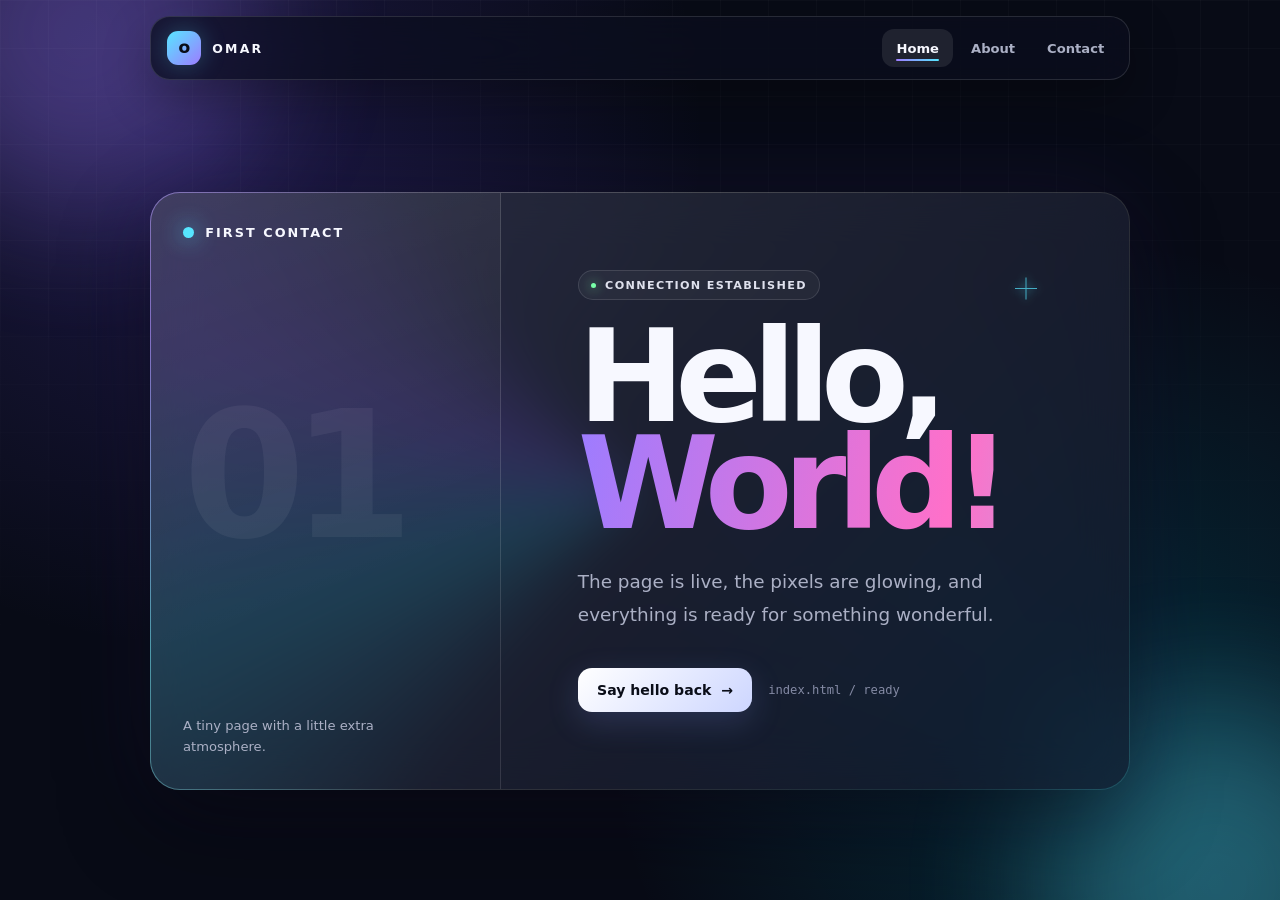
<file: index.html>
<!doctype html>
<html lang="en">
<head>
  <meta charset="utf-8">
  <meta name="viewport" content="width=device-width, initial-scale=1">
  <meta name="theme-color" content="#080b16">
  <title>My name is OMAR</title>
  <style>
    :root {
      color-scheme: dark;
      --ink: #f7f8ff;
      --muted: #abb0c5;
      --violet: #9d7cff;
      --cyan: #57e6ff;
      --pink: #ff70c9;
      --glass: rgba(16, 20, 39, 0.62);
      --line: rgba(255, 255, 255, 0.12);
    }

    * {
      box-sizing: border-box;
    }

    html {
      min-width: 320px;
      min-height: 100%;
    }

    body {
      min-height: 100vh;
      margin: 0;
      overflow: hidden;
      display: grid;
      place-items: center;
      color: var(--ink);
      font-family: Inter, ui-sans-serif, system-ui, -apple-system, BlinkMacSystemFont,
        "Segoe UI", sans-serif;
      background:
        radial-gradient(circle at 15% 15%, rgba(99, 72, 220, 0.24), transparent 32rem),
        radial-gradient(circle at 85% 80%, rgba(0, 190, 220, 0.18), transparent 30rem),
        #080b16;
    }

    body::before {
      content: "";
      position: fixed;
      inset: 0;
      pointer-events: none;
      background-image:
        linear-gradient(rgba(255, 255, 255, 0.025) 1px, transparent 1px),
        linear-gradient(90deg, rgba(255, 255, 255, 0.025) 1px, transparent 1px);
      background-size: 48px 48px;
      mask-image: linear-gradient(to bottom, black, transparent 88%);
    }

    .orb {
      position: fixed;
      width: 22rem;
      aspect-ratio: 1;
      border-radius: 50%;
      filter: blur(70px);
      opacity: 0.32;
      pointer-events: none;
      animation: drift 12s ease-in-out infinite alternate;
    }

    .orb--one {
      top: -9rem;
      left: -6rem;
      background: var(--violet);
    }

    .orb--two {
      right: -7rem;
      bottom: -10rem;
      background: var(--cyan);
      animation-delay: -4s;
    }

    .shell {
      position: relative;
      width: min(92vw, 980px);
      padding: 1px;
      overflow: hidden;
      border-radius: 30px;
      background: linear-gradient(135deg, rgba(255, 255, 255, 0.34), rgba(255, 255, 255, 0.04));
      box-shadow:
        0 32px 90px rgba(0, 0, 0, 0.48),
        0 0 100px rgba(117, 91, 255, 0.1);
      animation: arrive 900ms cubic-bezier(.2, .8, .2, 1) both;
    }

    .shell::before {
      content: "";
      position: absolute;
      inset: -60%;
      background: conic-gradient(
        from 90deg,
        transparent 0 35%,
        rgba(87, 230, 255, 0.52),
        rgba(157, 124, 255, 0.58),
        transparent 65% 100%
      );
      animation: spin 10s linear infinite;
    }

    .card {
      position: relative;
      display: grid;
      grid-template-columns: 0.9fr 1.35fr;
      min-height: 540px;
      overflow: hidden;
      border-radius: 29px;
      background: var(--glass);
      backdrop-filter: blur(24px) saturate(125%);
    }

    .sidebar {
      display: flex;
      flex-direction: column;
      justify-content: space-between;
      padding: 2rem;
      border-right: 1px solid var(--line);
      background: linear-gradient(160deg, rgba(255, 255, 255, 0.065), transparent 65%);
    }

    .brand {
      display: flex;
      align-items: center;
      gap: 0.7rem;
      font-size: 0.8rem;
      font-weight: 700;
      letter-spacing: 0.16em;
      text-transform: uppercase;
    }

    .brand__mark {
      width: 11px;
      aspect-ratio: 1;
      border-radius: 50%;
      background: var(--cyan);
      box-shadow: 0 0 22px var(--cyan);
      animation: pulse 2s ease-in-out infinite;
    }

    .sidebar__number {
      margin: auto 0;
      color: rgba(255, 255, 255, 0.055);
      font-size: clamp(7rem, 16vw, 11rem);
      font-weight: 900;
      line-height: 0.8;
      letter-spacing: -0.08em;
      user-select: none;
    }

    .sidebar__note {
      max-width: 13rem;
      margin: 0;
      color: var(--muted);
      font-size: 0.82rem;
      line-height: 1.6;
    }

    .hero {
      position: relative;
      display: flex;
      flex-direction: column;
      justify-content: center;
      padding: clamp(2rem, 6vw, 5rem);
    }

    .eyebrow {
      display: inline-flex;
      align-items: center;
      align-self: flex-start;
      gap: 0.55rem;
      margin-bottom: 1.4rem;
      padding: 0.48rem 0.78rem;
      border: 1px solid var(--line);
      border-radius: 999px;
      color: #dfe1ed;
      background: rgba(255, 255, 255, 0.045);
      font-size: 0.7rem;
      font-weight: 700;
      letter-spacing: 0.12em;
      text-transform: uppercase;
    }

    .eyebrow::before {
      content: "";
      width: 5px;
      aspect-ratio: 1;
      border-radius: 50%;
      background: #78ffa8;
      box-shadow: 0 0 12px #78ffa8;
    }

    h1 {
      margin: 0;
      font-size: clamp(4.2rem, 11vw, 8rem);
      font-weight: 850;
      line-height: 0.84;
      letter-spacing: -0.075em;
    }

    h1 span {
      display: block;
      padding-right: 0.09em;
      color: transparent;
      background: linear-gradient(100deg, var(--violet), var(--pink) 48%, var(--cyan));
      background-clip: text;
      -webkit-background-clip: text;
      background-size: 180% auto;
      animation: shimmer 5s linear infinite;
    }

    .lede {
      max-width: 35rem;
      margin: 1.8rem 0 0;
      color: var(--muted);
      font-size: clamp(1rem, 2vw, 1.15rem);
      line-height: 1.75;
    }

    .actions {
      display: flex;
      flex-wrap: wrap;
      align-items: center;
      gap: 1rem;
      margin-top: 2.3rem;
    }

    button {
      border: 0;
      border-radius: 14px;
      padding: 0.9rem 1.2rem;
      color: #0a0d18;
      background: linear-gradient(135deg, #ffffff, #cdd6ff);
      box-shadow: 0 10px 32px rgba(132, 156, 255, 0.18);
      font: inherit;
      font-size: 0.88rem;
      font-weight: 800;
      cursor: pointer;
      transition: transform 180ms ease, box-shadow 180ms ease;
    }

    button:hover {
      transform: translateY(-3px);
      box-shadow: 0 15px 38px rgba(132, 156, 255, 0.3);
    }

    button:active {
      transform: translateY(0);
    }

    button:focus-visible {
      outline: 3px solid var(--cyan);
      outline-offset: 4px;
    }

    .signature {
      color: #858ba5;
      font-family: ui-monospace, SFMono-Regular, Menlo, Consolas, monospace;
      font-size: 0.76rem;
    }

    .sparkle {
      position: absolute;
      right: 9%;
      top: 14%;
      width: 22px;
      height: 22px;
      opacity: 0.72;
      animation: twinkle 2.8s ease-in-out infinite;
    }

    .sparkle::before,
    .sparkle::after {
      content: "";
      position: absolute;
      inset: 50% 0 auto;
      height: 1px;
      background: var(--cyan);
      box-shadow: 0 0 10px var(--cyan);
    }

    .sparkle::after {
      transform: rotate(90deg);
    }

    @keyframes arrive {
      from { opacity: 0; transform: translateY(24px) scale(0.98); }
      to { opacity: 1; transform: translateY(0) scale(1); }
    }

    @keyframes drift {
      to { transform: translate3d(3rem, 2rem, 0) scale(1.16); }
    }

    @keyframes pulse {
      50% { opacity: 0.55; transform: scale(0.78); }
    }

    @keyframes spin {
      to { transform: rotate(360deg); }
    }

    @keyframes shimmer {
      to { background-position: 180% center; }
    }

    @keyframes twinkle {
      50% { opacity: 0.25; transform: rotate(45deg) scale(0.62); }
    }

    @media (max-width: 700px) {
      body { overflow: auto; padding: 1rem; }
      .card { grid-template-columns: 1fr; min-height: min(760px, calc(100vh - 2rem)); }
      .sidebar { min-height: 150px; border-right: 0; border-bottom: 1px solid var(--line); }
      .sidebar__number { display: none; }
      .sidebar__note { margin-top: 2.5rem; }
      .hero { padding: 2.4rem 2rem 3rem; }
      h1 { font-size: clamp(4rem, 24vw, 6rem); }
    }

    @media (prefers-reduced-motion: reduce) {
      *, *::before, *::after {
        scroll-behavior: auto !important;
        animation-duration: 0.01ms !important;
        animation-iteration-count: 1 !important;
        transition-duration: 0.01ms !important;
      }
    }
  </style>
  <link rel="stylesheet" href="site.css">
</head>
<body>
  <nav class="site-nav" aria-label="Primary navigation">
    <a class="site-logo" href="index.html" aria-label="Omar home">
      <span class="site-logo__mark" aria-hidden="true">O</span>
      <span>OMAR</span>
    </a>
    <div class="site-nav__links">
      <a href="index.html" aria-current="page">Home</a>
      <a href="about.html">About</a>
      <a href="contact.html">Contact</a>
    </div>
  </nav>

  <div class="orb orb--one" aria-hidden="true"></div>
  <div class="orb orb--two" aria-hidden="true"></div>

  <main class="shell">
    <section class="card" aria-labelledby="greeting">
      <aside class="sidebar">
        <div class="brand"><span class="brand__mark"></span>First contact</div>
        <div class="sidebar__number" aria-hidden="true">01</div>
        <p class="sidebar__note">A tiny page with a little extra atmosphere.</p>
      </aside>

      <div class="hero">
        <span class="sparkle" aria-hidden="true"></span>
        <div class="eyebrow">Connection established</div>
        <h1 id="greeting">Hello,<span>World!</span></h1>
        <p class="lede" id="message">
          The page is live, the pixels are glowing, and everything is ready for something wonderful.
        </p>
        <div class="actions">
          <button type="button" id="helloButton">Say hello back&nbsp; →</button>
          <span class="signature">index.html / ready</span>
        </div>
      </div>
    </section>
  </main>

  <script>
    const button = document.querySelector("#helloButton");
    const message = document.querySelector("#message");

    button.addEventListener("click", () => {
      message.textContent = "Hello received. It’s lovely to meet you, too ✦";
      button.textContent = "Hello sent ✓";
      button.disabled = true;
    });
  </script>
</body>
</html>
</file>
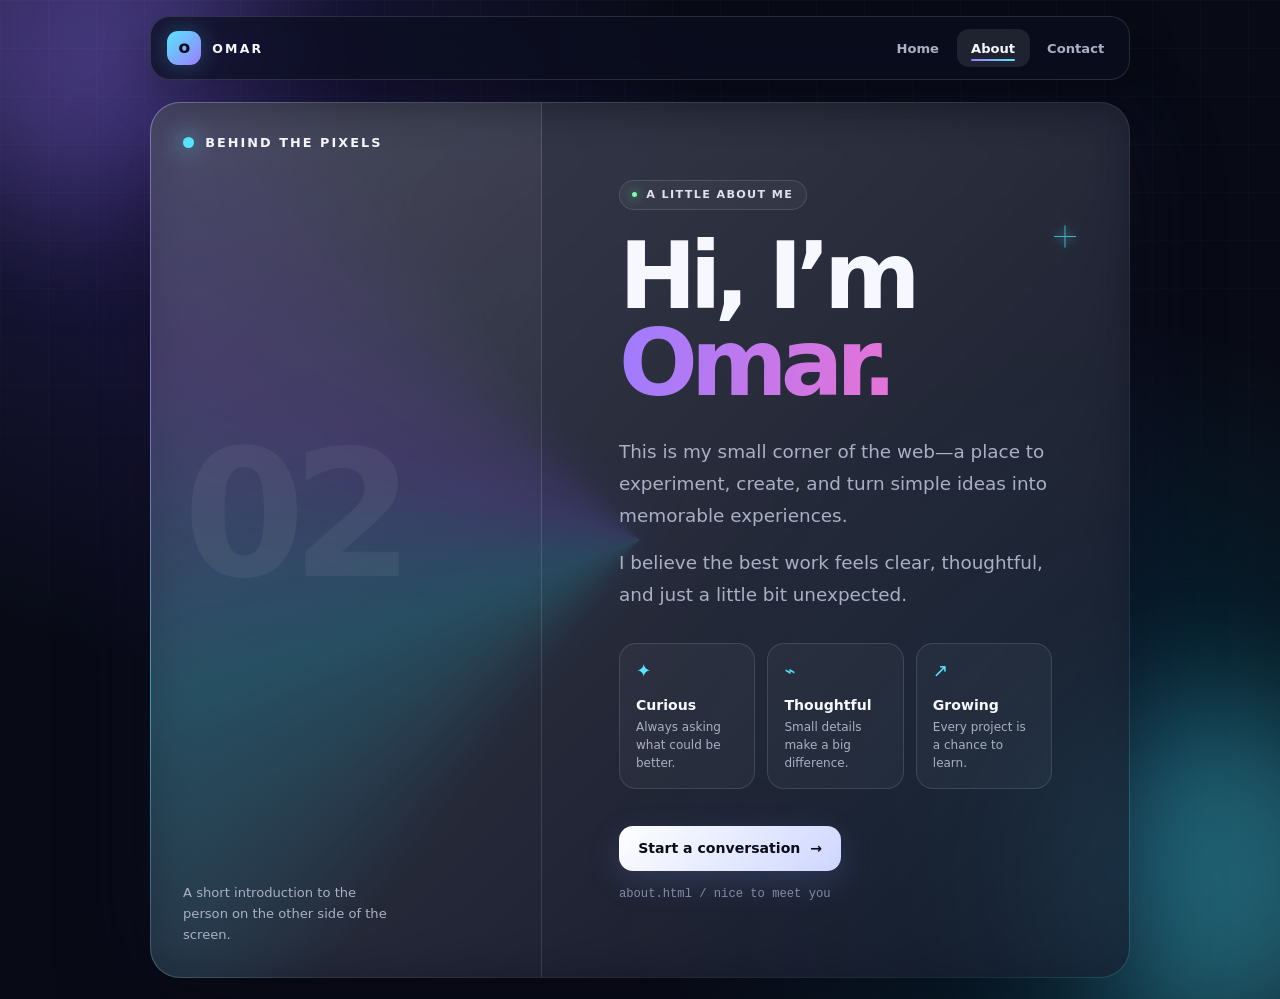
<file: about.html>
<!doctype html>
<html lang="en">
<head>
  <meta charset="utf-8">
  <meta name="viewport" content="width=device-width, initial-scale=1">
  <meta name="theme-color" content="#080b16">
  <meta name="description" content="A little more about Omar.">
  <title>About | Omar</title>
  <link rel="stylesheet" href="site.css">
</head>
<body>
  <nav class="site-nav" aria-label="Primary navigation">
    <a class="site-logo" href="index.html" aria-label="Omar home">
      <span class="site-logo__mark" aria-hidden="true">O</span>
      <span>OMAR</span>
    </a>
    <div class="site-nav__links">
      <a href="index.html">Home</a>
      <a href="about.html" aria-current="page">About</a>
      <a href="contact.html">Contact</a>
    </div>
  </nav>

  <div class="orb orb--one" aria-hidden="true"></div>
  <div class="orb orb--two" aria-hidden="true"></div>

  <main class="shell">
    <section class="card" aria-labelledby="about-title">
      <aside class="sidebar">
        <div class="brand"><span class="brand__mark"></span>Behind the pixels</div>
        <div class="sidebar__number" aria-hidden="true">02</div>
        <p class="sidebar__note">A short introduction to the person on the other side of the screen.</p>
      </aside>

      <div class="hero page-hero">
        <span class="sparkle" aria-hidden="true"></span>
        <div class="eyebrow">A little about me</div>
        <h1 id="about-title">Hi, I’m<span>Omar.</span></h1>
        <p class="lede">
          This is my small corner of the web—a place to experiment, create, and turn simple ideas into memorable experiences.
        </p>
        <p class="lede">
          I believe the best work feels clear, thoughtful, and just a little bit unexpected.
        </p>

        <div class="feature-grid" aria-label="A few things about Omar">
          <article class="feature">
            <span class="feature__icon" aria-hidden="true">✦</span>
            <h2>Curious</h2>
            <p>Always asking what could be better.</p>
          </article>
          <article class="feature">
            <span class="feature__icon" aria-hidden="true">⌁</span>
            <h2>Thoughtful</h2>
            <p>Small details make a big difference.</p>
          </article>
          <article class="feature">
            <span class="feature__icon" aria-hidden="true">↗</span>
            <h2>Growing</h2>
            <p>Every project is a chance to learn.</p>
          </article>
        </div>

        <div class="actions">
          <a class="button" href="contact.html">Start a conversation&nbsp; →</a>
          <span class="signature">about.html / nice to meet you</span>
        </div>
      </div>
    </section>
  </main>
</body>
</html>
</file>
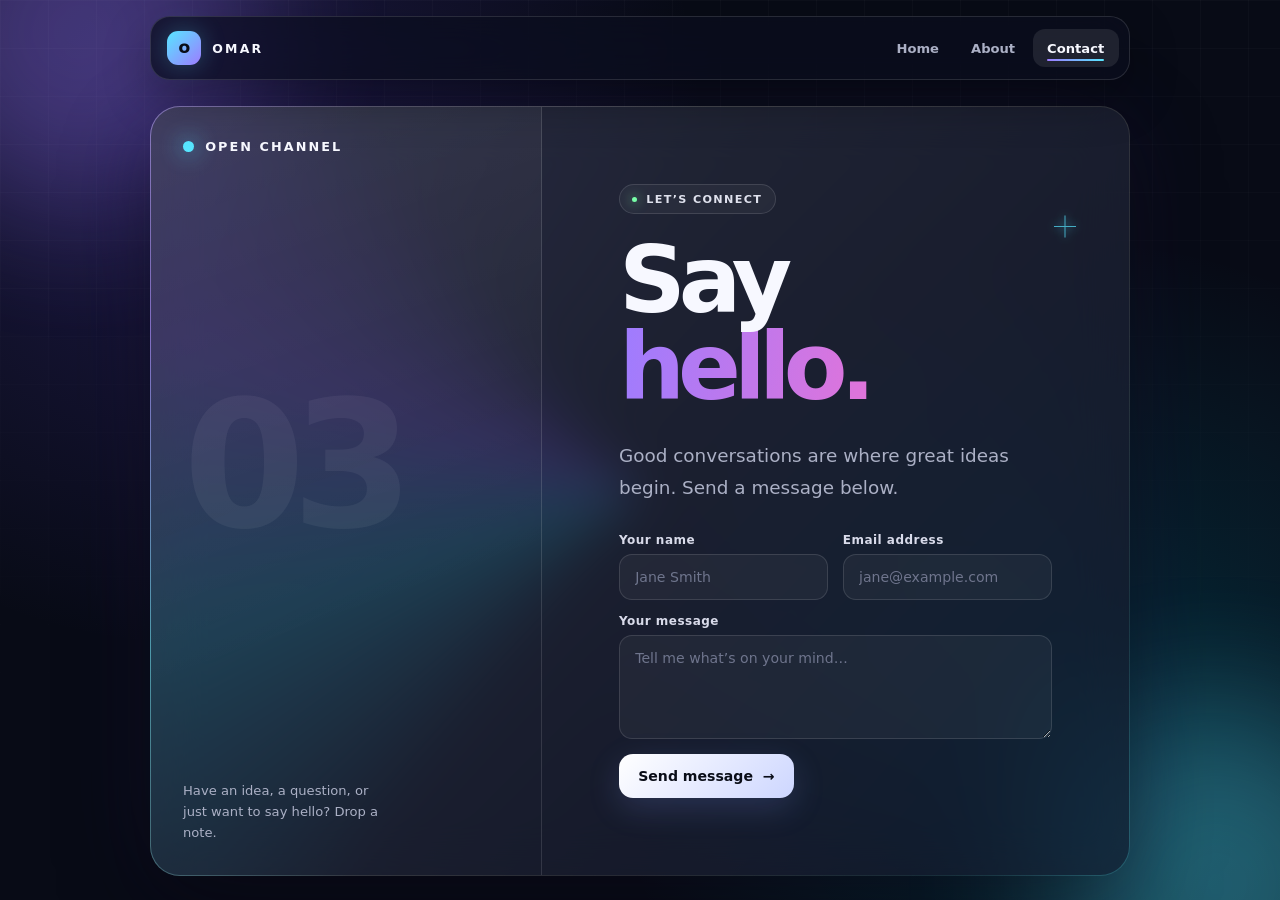
<file: contact.html>
<!doctype html>
<html lang="en">
<head>
  <meta charset="utf-8">
  <meta name="viewport" content="width=device-width, initial-scale=1">
  <meta name="theme-color" content="#080b16">
  <meta name="description" content="Get in touch with Omar.">
  <title>Contact | Omar</title>
  <link rel="stylesheet" href="site.css">
</head>
<body>
  <nav class="site-nav" aria-label="Primary navigation">
    <a class="site-logo" href="index.html" aria-label="Omar home">
      <span class="site-logo__mark" aria-hidden="true">O</span>
      <span>OMAR</span>
    </a>
    <div class="site-nav__links">
      <a href="index.html">Home</a>
      <a href="about.html">About</a>
      <a href="contact.html" aria-current="page">Contact</a>
    </div>
  </nav>

  <div class="orb orb--one" aria-hidden="true"></div>
  <div class="orb orb--two" aria-hidden="true"></div>

  <main class="shell">
    <section class="card" aria-labelledby="contact-title">
      <aside class="sidebar">
        <div class="brand"><span class="brand__mark"></span>Open channel</div>
        <div class="sidebar__number" aria-hidden="true">03</div>
        <p class="sidebar__note">Have an idea, a question, or just want to say hello? Drop a note.</p>
      </aside>

      <div class="hero page-hero">
        <span class="sparkle" aria-hidden="true"></span>
        <div class="eyebrow">Let’s connect</div>
        <h1 id="contact-title">Say<span>hello.</span></h1>
        <p class="lede">Good conversations are where great ideas begin. Send a message below.</p>

        <form class="contact-form" id="contactForm">
          <div class="field">
            <label for="name">Your name</label>
            <input id="name" name="name" type="text" autocomplete="name" placeholder="Jane Smith" required>
          </div>
          <div class="field">
            <label for="email">Email address</label>
            <input id="email" name="email" type="email" autocomplete="email" placeholder="jane@example.com" required>
          </div>
          <div class="field field--wide">
            <label for="message">Your message</label>
            <textarea id="message" name="message" placeholder="Tell me what’s on your mind…" required></textarea>
          </div>
          <div class="form-footer">
            <button type="submit">Send message&nbsp; →</button>
            <p class="form-status" id="formStatus" role="status" aria-live="polite"></p>
          </div>
        </form>
      </div>
    </section>
  </main>

  <script>
    const form = document.querySelector("#contactForm");
    const status = document.querySelector("#formStatus");

    form.addEventListener("submit", (event) => {
      event.preventDefault();
      const name = new FormData(form).get("name").trim();
      status.textContent = `Thanks, ${name}. Your message looks great and is ready to send.`;
      form.reset();
    });
  </script>
</body>
</html>
</file>
<file: site.css>
:root {
  color-scheme: dark;
  --ink: #f7f8ff;
  --muted: #abb0c5;
  --violet: #9d7cff;
  --cyan: #57e6ff;
  --pink: #ff70c9;
  --green: #78ffa8;
  --glass: rgba(16, 20, 39, 0.68);
  --line: rgba(255, 255, 255, 0.12);
}

* {
  box-sizing: border-box;
}

html {
  min-width: 320px;
  min-height: 100%;
}

body {
  min-height: 100vh;
  margin: 0;
  padding: 6.4rem 1rem 1.25rem;
  overflow-x: hidden;
  display: grid;
  place-items: center;
  color: var(--ink);
  font-family: Inter, ui-sans-serif, system-ui, -apple-system, BlinkMacSystemFont,
    "Segoe UI", sans-serif;
  background:
    radial-gradient(circle at 15% 15%, rgba(99, 72, 220, 0.24), transparent 32rem),
    radial-gradient(circle at 85% 80%, rgba(0, 190, 220, 0.18), transparent 30rem),
    #080b16;
}

body::before {
  content: "";
  position: fixed;
  inset: 0;
  z-index: -2;
  pointer-events: none;
  background-image:
    linear-gradient(rgba(255, 255, 255, 0.025) 1px, transparent 1px),
    linear-gradient(90deg, rgba(255, 255, 255, 0.025) 1px, transparent 1px);
  background-size: 48px 48px;
  mask-image: linear-gradient(to bottom, black, transparent 88%);
}

a {
  color: inherit;
}

.site-nav {
  position: fixed;
  z-index: 20;
  top: 1rem;
  left: 50%;
  width: min(92vw, 980px);
  min-height: 64px;
  padding: 0.55rem 0.65rem 0.55rem 1rem;
  display: flex;
  align-items: center;
  justify-content: space-between;
  gap: 1rem;
  border: 1px solid var(--line);
  border-radius: 20px;
  background: rgba(11, 14, 28, 0.75);
  box-shadow: 0 18px 48px rgba(0, 0, 0, 0.3);
  backdrop-filter: blur(22px) saturate(135%);
  transform: translateX(-50%);
}

.site-logo {
  display: inline-flex;
  align-items: center;
  gap: 0.7rem;
  color: var(--ink);
  font-size: 0.78rem;
  font-weight: 850;
  letter-spacing: 0.18em;
  text-decoration: none;
}

.site-logo__mark {
  width: 34px;
  aspect-ratio: 1;
  display: grid;
  place-items: center;
  border-radius: 11px;
  color: #090c17;
  background: linear-gradient(135deg, var(--cyan), var(--violet));
  box-shadow: 0 0 24px rgba(87, 230, 255, 0.26);
  font-size: 0.82rem;
  font-weight: 950;
  letter-spacing: 0;
}

.site-nav__links {
  display: flex;
  align-items: center;
  gap: 0.2rem;
}

.site-nav__links a {
  position: relative;
  padding: 0.72rem 0.9rem;
  border-radius: 12px;
  color: var(--muted);
  font-size: 0.82rem;
  font-weight: 700;
  text-decoration: none;
  transition: color 180ms ease, background 180ms ease, transform 180ms ease;
}

.site-nav__links a:hover {
  color: var(--ink);
  background: rgba(255, 255, 255, 0.06);
  transform: translateY(-1px);
}

.site-nav__links a[aria-current="page"] {
  color: var(--ink);
  background: rgba(255, 255, 255, 0.09);
}

.site-nav__links a[aria-current="page"]::after {
  content: "";
  position: absolute;
  right: 0.9rem;
  bottom: 0.4rem;
  left: 0.9rem;
  height: 2px;
  border-radius: 999px;
  background: linear-gradient(90deg, var(--violet), var(--cyan));
}

.orb {
  position: fixed;
  z-index: -1;
  width: 22rem;
  aspect-ratio: 1;
  border-radius: 50%;
  filter: blur(70px);
  opacity: 0.32;
  pointer-events: none;
  animation: drift 12s ease-in-out infinite alternate;
}

.orb--one {
  top: -9rem;
  left: -6rem;
  background: var(--violet);
}

.orb--two {
  right: -7rem;
  bottom: -10rem;
  background: var(--cyan);
  animation-delay: -4s;
}

.shell {
  position: relative;
  width: min(92vw, 980px);
  margin: auto;
  padding: 1px;
  overflow: hidden;
  border-radius: 30px;
  background: linear-gradient(135deg, rgba(255, 255, 255, 0.34), rgba(255, 255, 255, 0.04));
  box-shadow:
    0 32px 90px rgba(0, 0, 0, 0.48),
    0 0 100px rgba(117, 91, 255, 0.1);
  animation: arrive 800ms cubic-bezier(.2, .8, .2, 1) both;
}

.shell::before {
  content: "";
  position: absolute;
  inset: -60%;
  background: conic-gradient(
    from 90deg,
    transparent 0 35%,
    rgba(87, 230, 255, 0.52),
    rgba(157, 124, 255, 0.58),
    transparent 65% 100%
  );
  animation: spin 10s linear infinite;
}

.card {
  position: relative;
  display: grid;
  grid-template-columns: 0.9fr 1.35fr;
  min-height: 540px;
  overflow: hidden;
  border-radius: 29px;
  background: var(--glass);
  backdrop-filter: blur(24px) saturate(125%);
}

.sidebar {
  display: flex;
  flex-direction: column;
  justify-content: space-between;
  padding: 2rem;
  border-right: 1px solid var(--line);
  background: linear-gradient(160deg, rgba(255, 255, 255, 0.065), transparent 65%);
}

.brand {
  display: flex;
  align-items: center;
  gap: 0.7rem;
  font-size: 0.8rem;
  font-weight: 700;
  letter-spacing: 0.16em;
  text-transform: uppercase;
}

.brand__mark {
  width: 11px;
  aspect-ratio: 1;
  border-radius: 50%;
  background: var(--cyan);
  box-shadow: 0 0 22px var(--cyan);
  animation: pulse 2s ease-in-out infinite;
}

.sidebar__number {
  margin: auto 0;
  color: rgba(255, 255, 255, 0.055);
  font-size: clamp(7rem, 16vw, 11rem);
  font-weight: 900;
  line-height: 0.8;
  letter-spacing: -0.08em;
  user-select: none;
}

.sidebar__note {
  max-width: 13rem;
  margin: 0;
  color: var(--muted);
  font-size: 0.82rem;
  line-height: 1.6;
}

.hero {
  position: relative;
  display: flex;
  flex-direction: column;
  justify-content: center;
  padding: clamp(2rem, 6vw, 5rem);
}

.eyebrow {
  display: inline-flex;
  align-items: center;
  align-self: flex-start;
  gap: 0.55rem;
  margin-bottom: 1.4rem;
  padding: 0.48rem 0.78rem;
  border: 1px solid var(--line);
  border-radius: 999px;
  color: #dfe1ed;
  background: rgba(255, 255, 255, 0.045);
  font-size: 0.7rem;
  font-weight: 700;
  letter-spacing: 0.12em;
  text-transform: uppercase;
}

.eyebrow::before {
  content: "";
  width: 5px;
  aspect-ratio: 1;
  border-radius: 50%;
  background: var(--green);
  box-shadow: 0 0 12px var(--green);
}

h1 {
  margin: 0;
  font-size: clamp(4.2rem, 11vw, 8rem);
  font-weight: 850;
  line-height: 0.84;
  letter-spacing: -0.075em;
}

h1 span,
.gradient-text {
  display: block;
  padding-right: 0.09em;
  color: transparent;
  background: linear-gradient(100deg, var(--violet), var(--pink) 48%, var(--cyan));
  background-clip: text;
  -webkit-background-clip: text;
  background-size: 180% auto;
  animation: shimmer 5s linear infinite;
}

.page-hero h1 {
  font-size: clamp(3.25rem, 7.5vw, 5.8rem);
  line-height: 0.94;
}

.lede {
  max-width: 35rem;
  margin: 1.8rem 0 0;
  color: var(--muted);
  font-size: clamp(1rem, 2vw, 1.15rem);
  line-height: 1.75;
}

.lede + .lede {
  margin-top: 0.9rem;
}

.actions {
  display: flex;
  flex-wrap: wrap;
  align-items: center;
  gap: 1rem;
  margin-top: 2.3rem;
}

button,
.button {
  display: inline-flex;
  align-items: center;
  justify-content: center;
  border: 0;
  border-radius: 14px;
  padding: 0.9rem 1.2rem;
  color: #0a0d18;
  background: linear-gradient(135deg, #ffffff, #cdd6ff);
  box-shadow: 0 10px 32px rgba(132, 156, 255, 0.18);
  font: inherit;
  font-size: 0.88rem;
  font-weight: 800;
  text-decoration: none;
  cursor: pointer;
  transition: transform 180ms ease, box-shadow 180ms ease;
}

button:hover,
.button:hover {
  transform: translateY(-3px);
  box-shadow: 0 15px 38px rgba(132, 156, 255, 0.3);
}

button:active,
.button:active {
  transform: translateY(0);
}

button:disabled {
  cursor: default;
  opacity: 0.75;
}

button:focus-visible,
.button:focus-visible,
a:focus-visible,
input:focus-visible,
textarea:focus-visible {
  outline: 3px solid var(--cyan);
  outline-offset: 4px;
}

.signature {
  color: #858ba5;
  font-family: ui-monospace, SFMono-Regular, Menlo, Consolas, monospace;
  font-size: 0.76rem;
}

.feature-grid {
  display: grid;
  grid-template-columns: repeat(3, 1fr);
  gap: 0.75rem;
  margin-top: 2rem;
}

.feature {
  min-height: 118px;
  padding: 1rem;
  border: 1px solid var(--line);
  border-radius: 17px;
  background: rgba(255, 255, 255, 0.035);
  transition: transform 180ms ease, border-color 180ms ease, background 180ms ease;
}

.feature:hover {
  transform: translateY(-4px);
  border-color: rgba(87, 230, 255, 0.32);
  background: rgba(255, 255, 255, 0.06);
}

.feature__icon {
  display: block;
  margin-bottom: 1rem;
  color: var(--cyan);
  font-size: 1.15rem;
}

.feature h2 {
  margin: 0 0 0.3rem;
  font-size: 0.88rem;
}

.feature p {
  margin: 0;
  color: var(--muted);
  font-size: 0.75rem;
  line-height: 1.5;
}

.contact-form {
  display: grid;
  grid-template-columns: 1fr 1fr;
  gap: 0.9rem;
  margin-top: 1.8rem;
}

.field {
  display: grid;
  gap: 0.45rem;
}

.field--wide,
.form-footer {
  grid-column: 1 / -1;
}

label {
  color: #d9dbea;
  font-size: 0.75rem;
  font-weight: 750;
  letter-spacing: 0.04em;
}

input,
textarea {
  width: 100%;
  border: 1px solid var(--line);
  border-radius: 13px;
  padding: 0.85rem 0.95rem;
  color: var(--ink);
  background: rgba(255, 255, 255, 0.045);
  font: inherit;
  font-size: 0.88rem;
  transition: border-color 180ms ease, background 180ms ease;
}

input::placeholder,
textarea::placeholder {
  color: #6f758d;
}

input:hover,
textarea:hover {
  border-color: rgba(255, 255, 255, 0.23);
}

textarea {
  min-height: 104px;
  resize: vertical;
}

.form-footer {
  display: flex;
  align-items: center;
  gap: 1rem;
}

.form-status {
  margin: 0;
  color: var(--green);
  font-size: 0.78rem;
  line-height: 1.45;
}

.sparkle {
  position: absolute;
  right: 9%;
  top: 14%;
  width: 22px;
  height: 22px;
  opacity: 0.72;
  animation: twinkle 2.8s ease-in-out infinite;
}

.sparkle::before,
.sparkle::after {
  content: "";
  position: absolute;
  inset: 50% 0 auto;
  height: 1px;
  background: var(--cyan);
  box-shadow: 0 0 10px var(--cyan);
}

.sparkle::after {
  transform: rotate(90deg);
}

@keyframes arrive {
  from { opacity: 0; transform: translateY(24px) scale(0.98); }
  to { opacity: 1; transform: translateY(0) scale(1); }
}

@keyframes drift {
  to { transform: translate3d(3rem, 2rem, 0) scale(1.16); }
}

@keyframes pulse {
  50% { opacity: 0.55; transform: scale(0.78); }
}

@keyframes spin {
  to { transform: rotate(360deg); }
}

@keyframes shimmer {
  to { background-position: 180% center; }
}

@keyframes twinkle {
  50% { opacity: 0.25; transform: rotate(45deg) scale(0.62); }
}

@media (max-width: 700px) {
  body {
    display: block;
    padding: 5.75rem 1rem 1rem;
  }

  .site-nav {
    width: calc(100% - 2rem);
    min-height: 58px;
  }

  .site-logo > span:last-child {
    display: none;
  }

  .site-nav__links a {
    padding: 0.65rem 0.68rem;
    font-size: 0.75rem;
  }

  .card {
    grid-template-columns: 1fr;
    min-height: auto;
  }

  .sidebar {
    min-height: 145px;
    border-right: 0;
    border-bottom: 1px solid var(--line);
  }

  .sidebar__number {
    display: none;
  }

  .sidebar__note {
    margin-top: 2.5rem;
  }

  .hero {
    padding: 2.4rem 2rem 3rem;
  }

  h1,
  .page-hero h1 {
    font-size: clamp(3.35rem, 18vw, 5.4rem);
  }

  .feature-grid,
  .contact-form {
    grid-template-columns: 1fr;
  }

  .field--wide,
  .form-footer {
    grid-column: auto;
  }

  .form-footer {
    align-items: flex-start;
    flex-direction: column;
  }
}

@media (prefers-reduced-motion: reduce) {
  *, *::before, *::after {
    scroll-behavior: auto !important;
    animation-duration: 0.01ms !important;
    animation-iteration-count: 1 !important;
    transition-duration: 0.01ms !important;
  }
}
</file>
